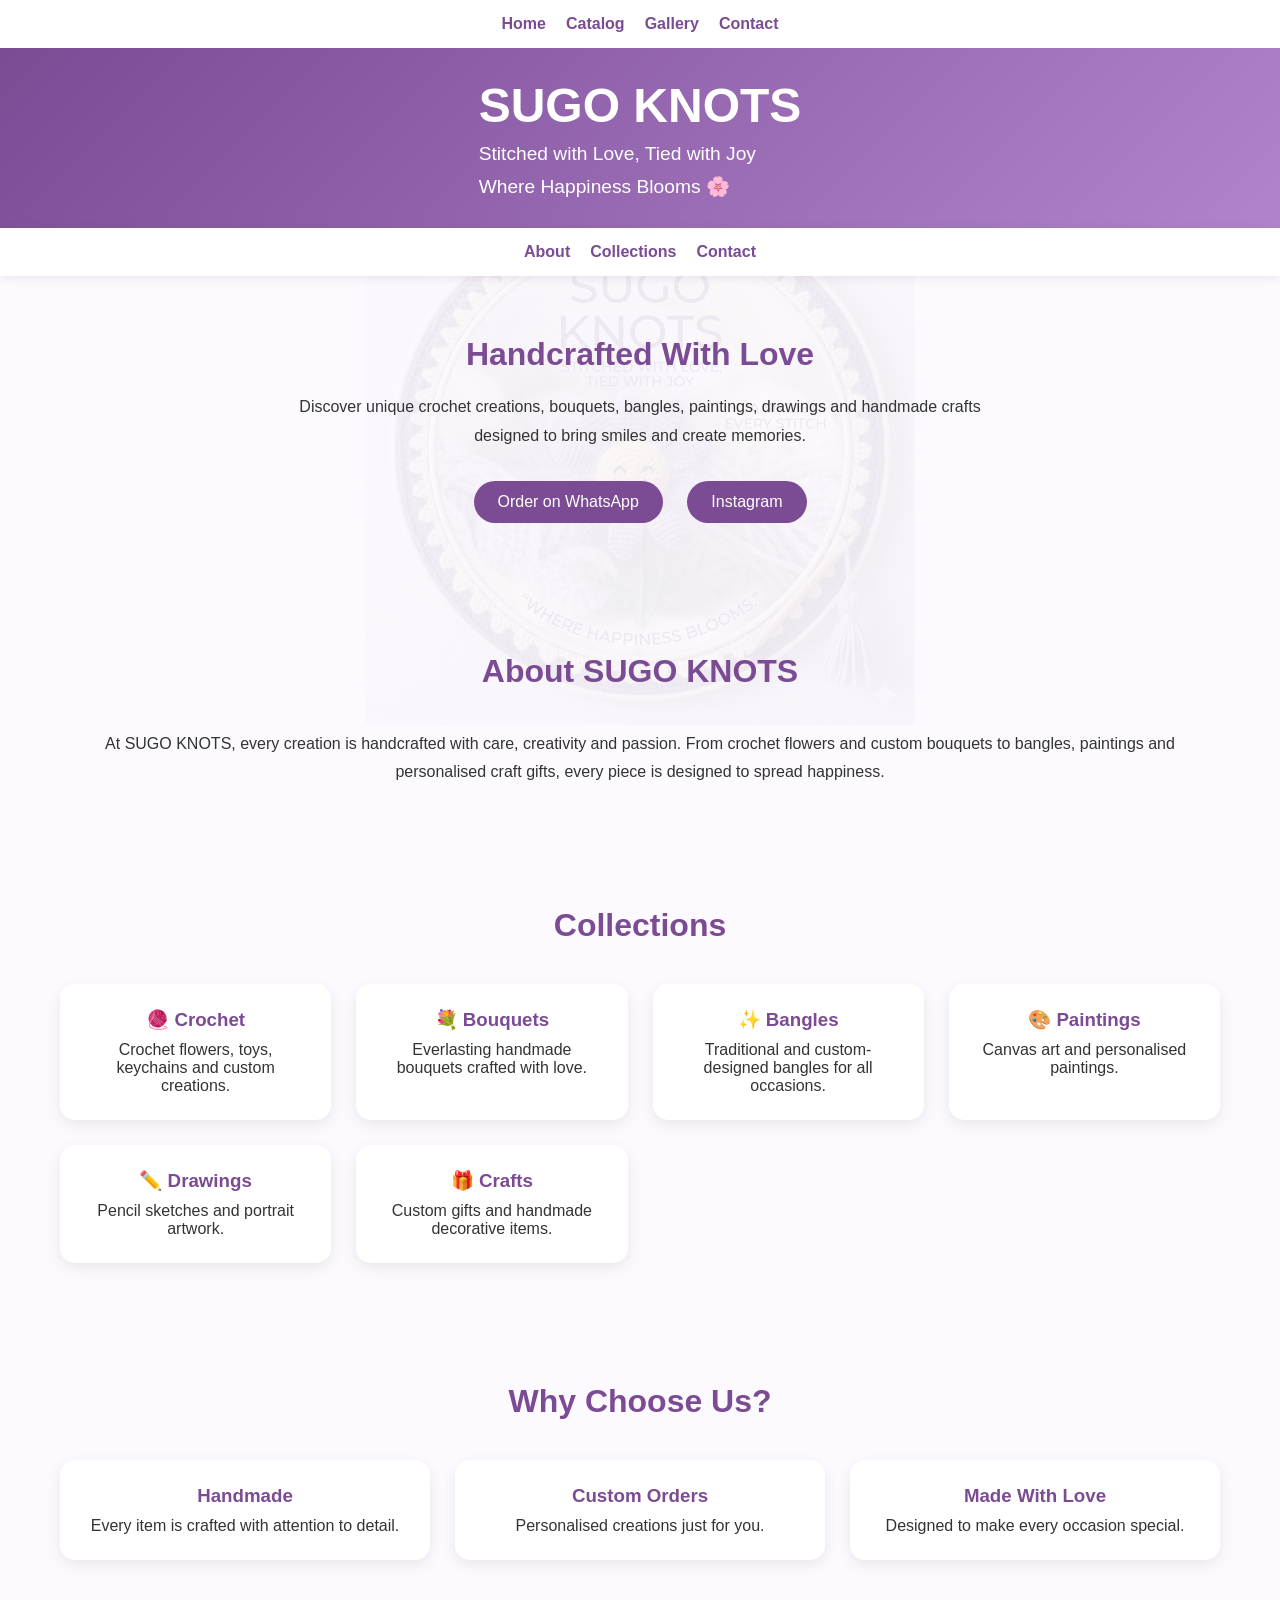
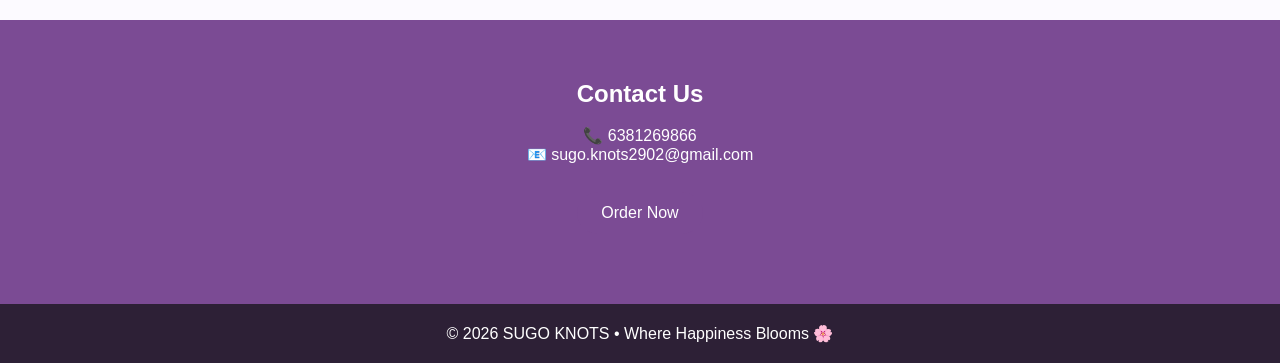
<file: index.html>
<nav> <a href="index.html">Home</a> <a href="catalog.html">Catalog</a> <a href="gallery.html">Gallery</a> <a href="contact.html">Contact</a> </nav>
<link rel="stylesheet" href="animations.css">
<script src="animations.js" defer></script>
<head>
<style>
body {
    background-color: #fcfaff !important;
    position: relative;
    isolation: isolate;
}
body::before {
    content: "";
    position: fixed;
    inset: 0;
    background-image: url('images/sugo-watermark.png');
    background-repeat: no-repeat;
    background-position: center center;
    background-size: min(65vw, 550px);
    opacity: 0.07;
    pointer-events: none;
    z-index: -1;
}
</style>
<meta charset="UTF-8">
<meta name="viewport" content="width=device-width, initial-scale=1.0">
<title>SUGO KNOTS</title>

<style>
*{
margin:0;
padding:0;
box-sizing:border-box;
font-family:'Segoe UI',sans-serif;
}

body{
background:#faf7fc;
color:#333;
}

header{
background:linear-gradient(135deg,#7b4b94,#b084cc);
color:white;
height:180px;
display:flex;
align-items:center;
justify-content:center;
position:relative;
}

.logo{
position:absolute;
left:20px;
height:160px;
width:auto;
border-radius:50%;
}

.header-text{
text-align:center;
}

header h1{
font-size:3rem;
}

header p{
margin-top:10px;
font-size:1.2rem;
}

nav{
background:white;
padding:15px;
display:flex;
justify-content:center;
gap:20px;
box-shadow:0 2px 10px rgba(0,0,0,.08);
position:sticky;
top:0;
}

nav a{
text-decoration:none;
color:#7b4b94;
font-weight:bold;
}

.hero{
padding:60px 20px;
text-align:center;
}

.hero h2{
font-size:2rem;
color:#7b4b94;
}

.hero p{
max-width:700px;
margin:20px auto;
line-height:1.8;
}

.btn{
display:inline-block;
padding:12px 24px;
background:#7b4b94;
color:white;
text-decoration:none;
border-radius:30px;
margin:10px;
}

.section{
padding:60px 20px;
max-width:1200px;
margin:auto;
}

.section-title{
text-align:center;
margin-bottom:40px;
font-size:2rem;
color:#7b4b94;
}

.grid{
display:grid;
grid-template-columns:repeat(auto-fit,minmax(250px,1fr));
gap:25px;
}

.card{
background:white;
border-radius:15px;
padding:25px;
box-shadow:0 5px 15px rgba(0,0,0,.08);
text-align:center;
}

.card h3{
color:#7b4b94;
margin-bottom:10px;
}

.contact{
background:#7b4b94;
color:white;
text-align:center;
padding:60px 20px;
}

footer{
background:#2d2036;
color:white;
text-align:center;
padding:20px;
}
</style>
</head>

<body>

<header>
<div class="hero-text">
    <h1>SUGO KNOTS</h1>
    <p>Stitched with Love, Tied with Joy</p>
    <p>Where Happiness Blooms 🌸</p>
</div>
</header>

<nav>
<a href="#about">About</a>
<a href="#collections">Collections</a>
<a href="#contact">Contact</a>
</nav>

<section class="hero">
<h2>Handcrafted With Love</h2>
<p>
Discover unique crochet creations, bouquets, bangles,
paintings, drawings and handmade crafts designed to
bring smiles and create memories.
</p>

<a class="btn" href="https://wa.me/916381269866">
Order on WhatsApp
</a>

<a class="btn" href="https://www.instagram.com/sugo.knots">
Instagram
</a>
</section>

<section id="about" class="section">
<h2 class="section-title">About SUGO KNOTS</h2>

<p style="text-align:center;line-height:1.8;">
At SUGO KNOTS, every creation is handcrafted with
care, creativity and passion. From crochet flowers
and custom bouquets to bangles, paintings and personalised
craft gifts, every piece is designed to spread happiness.
</p>
</section>

<section id="collections" class="section">
<h2 class="section-title">Collections</h2>

<div class="grid">

<div class="card">
<h3>🧶 Crochet</h3>
<p>Crochet flowers, toys, keychains and custom creations.</p>
</div>

<div class="card">
<h3>💐 Bouquets</h3>
<p>Everlasting handmade bouquets crafted with love.</p>
</div>

<div class="card">
<h3>✨ Bangles</h3>
<p>Traditional and custom-designed bangles for all occasions.</p>
</div>

<div class="card">
<h3>🎨 Paintings</h3>
<p>Canvas art and personalised paintings.</p>
</div>

<div class="card">
<h3>✏️ Drawings</h3>
<p>Pencil sketches and portrait artwork.</p>
</div>

<div class="card">
<h3>🎁 Crafts</h3>
<p>Custom gifts and handmade decorative items.</p>
</div>

</div>
</section>

<section class="section">
<h2 class="section-title">Why Choose Us?</h2>

<div class="grid">

<div class="card">
<h3>Handmade</h3>
<p>Every item is crafted with attention to detail.</p>
</div>

<div class="card">
<h3>Custom Orders</h3>
<p>Personalised creations just for you.</p>
</div>

<div class="card">
<h3>Made With Love</h3>
<p>Designed to make every occasion special.</p>
</div>

</div>
</section>

<section id="contact" class="contact">
<h2>Contact Us</h2>

<br>

<p>📞 6381269866</p>

<p>📧 sugo.knots2902@gmail.com</p>

<br>

<a class="btn" href="https://wa.me/916381269866">
Order Now
</a>
</section>

<footer>
© 2026 SUGO KNOTS • Where Happiness Blooms 🌸
</footer>
</file>
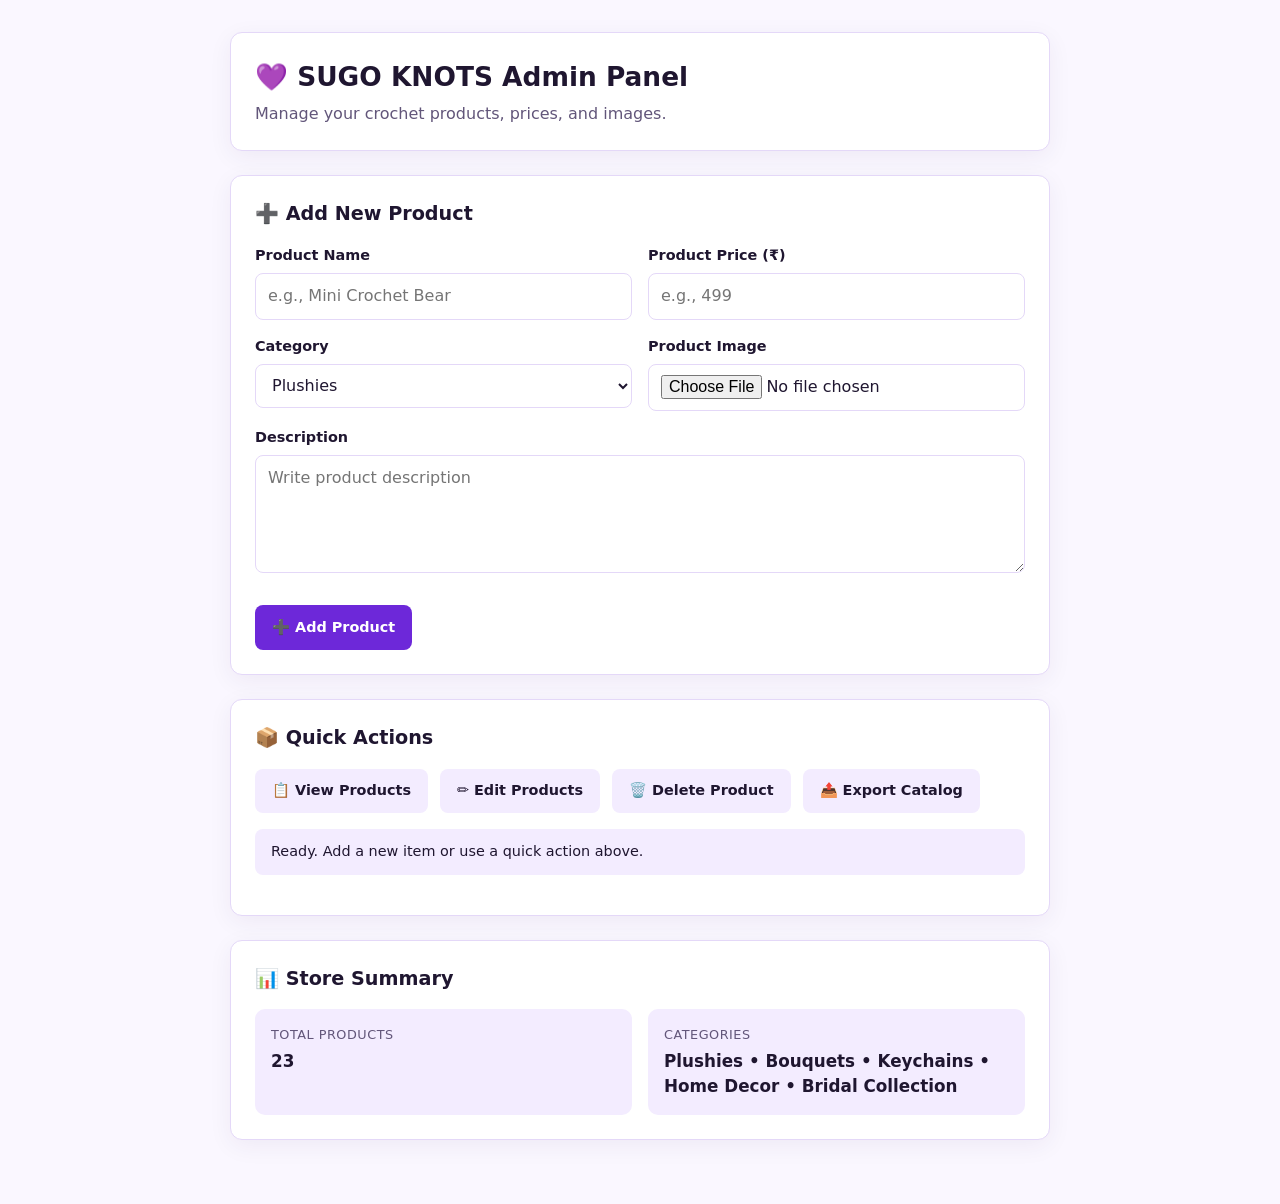
<file: admin.html>
<!DOCTYPE html>
<html lang="en">
<head>
  <meta charset="UTF-8" />
  <meta name="viewport" content="width=device-width, initial-scale=1.0" />
  <title>SUGO KNOTS — Admin Panel</title>
  <style>
    :root {
      --bg: #faf7ff;
      --surface: #ffffff;
      --surface-subtle: #f3ecff;
      --text: #1f1630;
      --muted: #62567a;
      --accent: #6d28d9;
      --accent-hover: #5b21b6;
      --border: #e4d8f8;
      --danger: #b91c1c;
      --radius: 12px;
      --shadow: 0 6px 24px rgba(45, 20, 88, 0.06);
    }

    * {
      box-sizing: border-box;
    }

    body {
      margin: 0;
      padding: 2rem 1rem 4rem;
      font-family: system-ui, -apple-system, BlinkMacSystemFont, "Segoe UI", Roboto, sans-serif;
      background: var(--bg);
      color: var(--text);
      line-height: 1.5;
    }

    .admin-shell {
      max-width: 820px;
      margin: 0 auto;
      display: grid;
      gap: 1.5rem;
    }

    .panel {
      background: var(--surface);
      border: 1px solid var(--border);
      border-radius: var(--radius);
      padding: 1.5rem;
      box-shadow: var(--shadow);
    }

    .admin-header h1 {
      margin: 0 0 0.35rem;
      font-size: 1.65rem;
    }

    .admin-header p {
      margin: 0;
      color: var(--muted);
    }

    h2 {
      margin: 0 0 1rem;
      font-size: 1.2rem;
    }

    .form-grid {
      display: grid;
      grid-template-columns: repeat(2, minmax(0, 1fr));
      gap: 1rem;
    }

    .field {
      display: flex;
      flex-direction: column;
      gap: 0.4rem;
    }

    .field--full {
      grid-column: 1 / -1;
    }

    label {
      font-weight: 600;
      font-size: 0.9rem;
    }

    input,
    select,
    textarea {
      width: 100%;
      padding: 0.65rem 0.75rem;
      border: 1px solid var(--border);
      border-radius: 8px;
      font: inherit;
      color: var(--text);
      background: var(--surface);
    }

    input:focus,
    select:focus,
    textarea:focus {
      outline: 2px solid var(--accent);
      outline-offset: 1px;
      border-color: var(--accent);
    }

    .actions-row {
      display: flex;
      flex-wrap: wrap;
      gap: 0.75rem;
      margin-top: 1rem;
    }

    button {
      display: inline-flex;
      align-items: center;
      gap: 0.4rem;
      padding: 0.65rem 1rem;
      border-radius: 8px;
      border: 1px solid transparent;
      font: inherit;
      font-weight: 600;
      font-size: 0.9rem;
      cursor: pointer;
      background: var(--surface-subtle);
      color: var(--text);
      transition: background-color 0.15s ease, transform 0.1s ease;
    }

    button:hover {
      background: #e7dcfb;
    }

    button:active {
      transform: translateY(1px);
    }

    button[type="submit"] {
      background: var(--accent);
      color: #ffffff;
    }

    button[type="submit"]:hover {
      background: var(--accent-hover);
    }

    .summary-grid {
      display: grid;
      grid-template-columns: repeat(2, minmax(0, 1fr));
      gap: 1rem;
    }

    .summary-card {
      background: var(--surface-subtle);
      border-radius: 10px;
      padding: 1rem;
    }

    .summary-label {
      display: block;
      font-size: 0.8rem;
      text-transform: uppercase;
      letter-spacing: 0.04em;
      color: var(--muted);
      margin-bottom: 0.25rem;
    }

    .summary-value {
      font-weight: 700;
      font-size: 1.05rem;
    }

    .status-banner {
      margin-top: 1rem;
      padding: 0.75rem 1rem;
      border-radius: 8px;
      background: var(--surface-subtle);
      font-size: 0.9rem;
      min-height: 2.75rem;
    }

    .product-list {
      margin-top: 1rem;
      display: grid;
      gap: 0.6rem;
    }

    .product-item {
      display: flex;
      justify-content: space-between;
      align-items: center;
      gap: 0.75rem;
      padding: 0.7rem 0.9rem;
      border: 1px solid var(--border);
      border-radius: 8px;
      font-size: 0.9rem;
    }

    .product-item__actions {
      display: flex;
      gap: 0.4rem;
    }

    .btn-danger {
      color: var(--danger);
      background: #fee2e2;
    }

    @media (max-width: 640px) {
      .form-grid,
      .summary-grid {
        grid-template-columns: 1fr;
      }
    }
  </style>
</head>
<body>
  <main class="admin-shell">
    <header class="panel admin-header">
      <h1>💜 SUGO KNOTS Admin Panel</h1>
      <p>Manage your crochet products, prices, and images.</p>
    </header>

    <section class="panel" aria-labelledby="add-product-heading">
      <h2 id="add-product-heading">➕ Add New Product</h2>
      <form id="product-form" class="form-grid" novalidate>
        <div class="field">
          <label for="product-name">Product Name</label>
          <input
            id="product-name"
            name="name"
            type="text"
            placeholder="e.g., Mini Crochet Bear"
            required
          />
        </div>

        <div class="field">
          <label for="product-price">Product Price (₹)</label>
          <input
            id="product-price"
            name="price"
            type="number"
            min="1"
            step="1"
            placeholder="e.g., 499"
            required
          />
        </div>

        <div class="field">
          <label for="product-category">Category</label>
          <select id="product-category" name="category">
            <option value="Plushies">Plushies</option>
            <option value="Bouquets">Bouquets</option>
            <option value="Keychains">Keychains</option>
            <option value="Home Decor">Home Decor</option>
            <option value="Bridal Collection">Bridal Collection</option>
          </select>
        </div>

        <div class="field">
          <label for="product-image">Product Image</label>
          <input
            id="product-image"
            name="image"
            type="file"
            accept="image/*"
          />
        </div>

        <div class="field field--full">
          <label for="product-description">Description</label>
          <textarea
            id="product-description"
            name="description"
            rows="4"
            placeholder="Write product description"
          ></textarea>
        </div>

        <div class="field field--full">
          <div class="actions-row">
            <button type="submit">➕ Add Product</button>
          </div>
        </div>
      </form>
    </section>

    <section class="panel" aria-labelledby="quick-actions-heading">
      <h2 id="quick-actions-heading">📦 Quick Actions</h2>
      <div class="actions-row" role="group" aria-label="Catalog actions">
        <button type="button" id="btn-view">📋 View Products</button>
        <button type="button" id="btn-edit-hint">✏️ Edit Products</button>
        <button type="button" id="btn-delete-last">🗑️ Delete Product</button>
        <button type="button" id="btn-export">📤 Export Catalog</button>
      </div>

      <div id="status-banner" class="status-banner" role="status" aria-live="polite">
        Ready. Add a new item or use a quick action above.
      </div>

      <div id="product-list" class="product-list" hidden></div>
    </section>

    <section class="panel" aria-labelledby="summary-heading">
      <h2 id="summary-heading">📊 Store Summary</h2>
      <div class="summary-grid">
        <div class="summary-card">
          <span class="summary-label">Total Products</span>
          <span class="summary-value" id="total-products">23</span>
        </div>
        <div class="summary-card">
          <span class="summary-label">Categories</span>
          <span class="summary-value">Plushies • Bouquets • Keychains • Home Decor • Bridal Collection</span>
        </div>
      </div>
    </section>
  </main>

  <script>
    (() => {
      // Base count reflects existing catalog items before session additions
      const BASE_CATALOG_COUNT = 23;
      const sessionProducts = [];

      const form = document.getElementById("product-form");
      const totalEl = document.getElementById("total-products");
      const statusEl = document.getElementById("status-banner");
      const listEl = document.getElementById("product-list");

      const updateSummary = () => {
        totalEl.textContent = String(BASE_CATALOG_COUNT + sessionProducts.length);
      };

      const setStatus = (message) => {
        statusEl.textContent = message;
      };

      const renderList = () => {
        if (!sessionProducts.length) {
          listEl.innerHTML = "<p>No session items added yet (23 items in base catalog).</p>";
          return;
        }

        listEl.innerHTML = sessionProducts
          .map(
            (item, idx) => `
              <div class="product-item">
                <div>
                  <strong>${escapeHtml(item.name)}</strong> — ₹${Number(item.price).toLocaleString("en-IN")}
                  <span>(${escapeHtml(item.category)})</span>
                </div>
                <div class="product-item__actions">
                  <button type="button" data-load-index="${idx}">✏️ Edit</button>
                  <button type="button" class="btn-danger" data-delete-index="${idx}">Delete</button>
                </div>
              </div>
            `
          )
          .join("");
      };

      const escapeHtml = (str) =>
        String(str).replace(/[&<>"']/g, (ch) => ({
          "&": "&amp;",
          "<": "&lt;",
          ">": "&gt;",
          '"': "&quot;",
          "'": "&#39;"
        }[ch]));

      form.addEventListener("submit", (e) => {
        e.preventDefault();
        const name = form.name.value.trim();
        const price = Number(form.price.value);
        const category = form.category.value;
        const description = form.description.value.trim();
        const imageFile = form.image.files[0]?.name || null;

        if (!name || Number.isNaN(price) || price <= 0) {
          setStatus("Please enter a valid product name and a price greater than ₹0.");
          return;
        }

        sessionProducts.push({
          id: crypto.randomUUID ? crypto.randomUUID() : String(Date.now()),
          name,
          price,
          category,
          description,
          imageFile
        });

        updateSummary();
        renderList();
        listEl.hidden = false;
        form.reset();
        setStatus(`Added "${name}" (${category}) at ₹${price}.`);
      });

      document.getElementById("btn-view").addEventListener("click", () => {
        listEl.hidden = !listEl.hidden;
        if (!listEl.hidden) {
          renderList();
          setStatus(`Showing session items (${BASE_CATALOG_COUNT + sessionProducts.length} total catalog count).`);
        } else {
          setStatus("Hid product list.");
        }
      });

      document.getElementById("btn-edit-hint").addEventListener("click", () => {
        listEl.hidden = false;
        renderList();
        setStatus("Click 'Edit' next to any session item to load it into the form.");
      });

      document.getElementById("btn-delete-last").addEventListener("click", () => {
        if (!sessionProducts.length) {
          setStatus("No newly added session products to delete.");
          return;
        }
        const removed = sessionProducts.pop();
        updateSummary();
        renderList();
        setStatus(`Removed "${removed.name}".`);
      });

      document.getElementById("btn-export").addEventListener("click", () => {
        const payload = JSON.stringify(
          {
            brand: "SUGO KNOTS",
            baseCatalogCount: BASE_CATALOG_COUNT,
            totalProducts: BASE_CATALOG_COUNT + sessionProducts.length,
            sessionProducts
          },
          null,
          2
        );
        const blob = new Blob([payload], { type: "application/json" });
        const url = URL.createObjectURL(blob);
        const a = document.createElement("a");
        a.href = url;
        a.download = "sugo-knots-catalog.json";
        a.click();
        URL.revokeObjectURL(url);
        setStatus("Exported catalog JSON.");
      });

      listEl.addEventListener("click", (e) => {
        const editIdx = e.target.getAttribute("data-load-index");
        const delIdx = e.target.getAttribute("data-delete-index");

        if (editIdx !== null) {
          const item = sessionProducts[Number(editIdx)];
          if (!item) return;
          form.name.value = item.name;
          form.price.value = item.price;
          form.category.value = item.category;
          form.description.value = item.description;
          sessionProducts.splice(Number(editIdx), 1);
          updateSummary();
          renderList();
          setStatus(`Loaded "${item.name}" into the form for editing.`);
        }

        if (delIdx !== null) {
          const [removed] = sessionProducts.splice(Number(delIdx), 1);
          updateSummary();
          renderList();
          if (removed) setStatus(`Deleted "${removed.name}".`);
        }
      });
    })();
  </script>
</body>
</html>
</file>
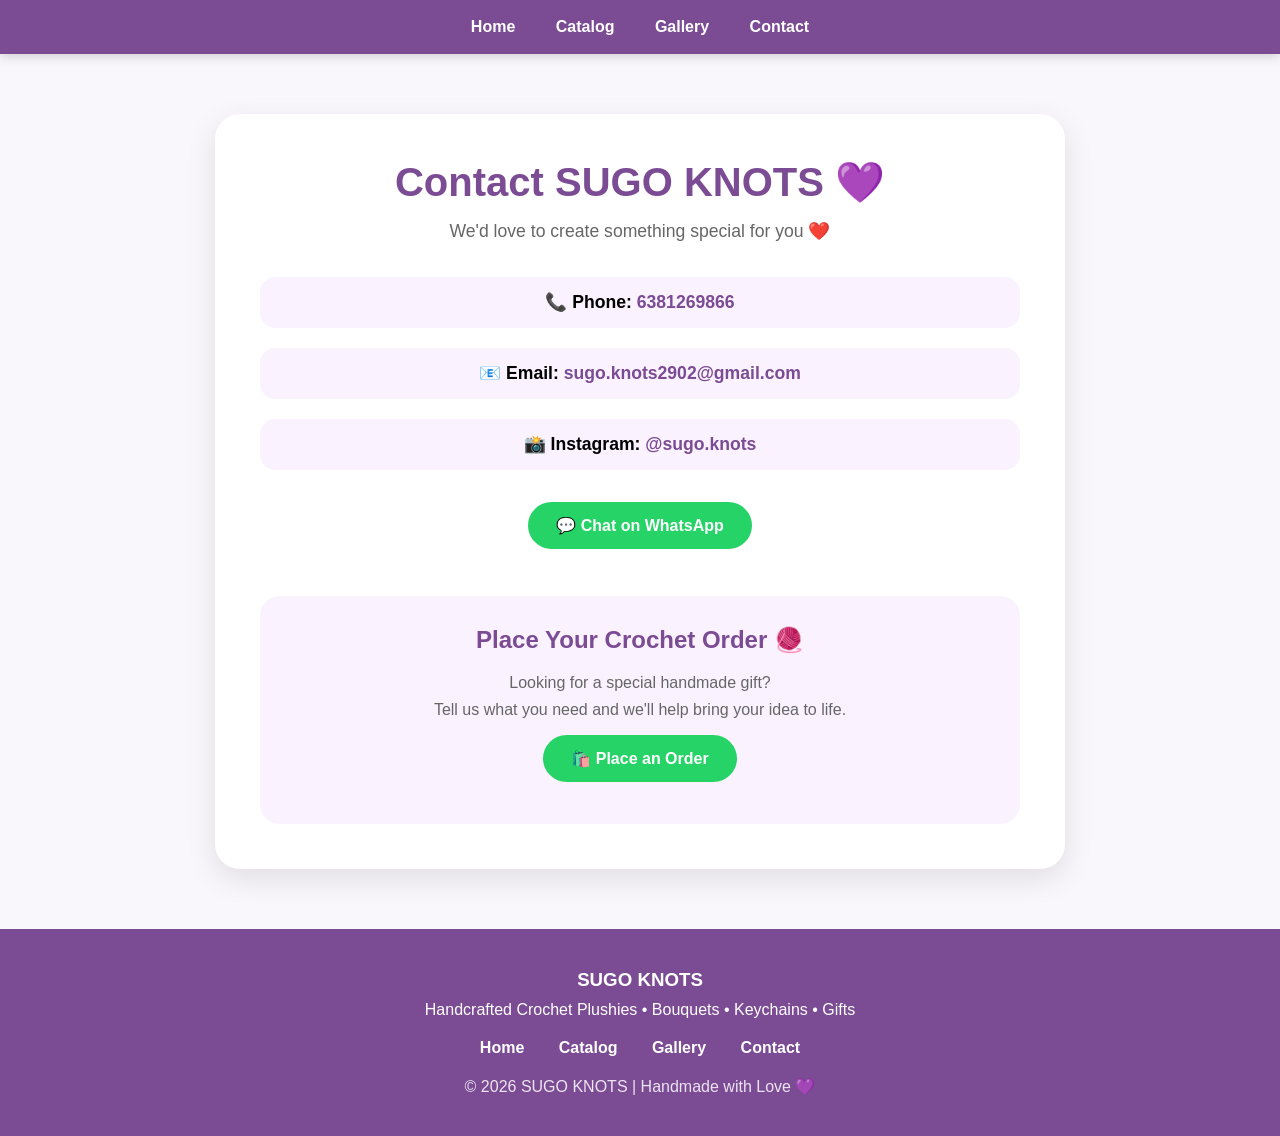
<file: contact.html>
<!DOCTYPE html>
<html lang="en">
<head>
<meta charset="UTF-8">
<meta name="viewport" content="width=device-width, initial-scale=1.0">
<title>Contact - SUGO KNOTS</title>

<style>

*{
    margin:0;
    padding:0;
    box-sizing:border-box;
    font-family:'Segoe UI',sans-serif;
}

body{
    background:#faf7fc;
    min-height:100vh;
}

/* Watermark */
body::before{
    content:"";
    position:fixed;
    top:0;
    left:0;
    width:100%;
    height:100%;
    background-image:url('./images/sugo-watermark.png');
    background-repeat:no-repeat;
    background-position:center;
    background-size:500px;
    opacity:0.08;
    pointer-events:none;
    z-index:-1;
}

/* Navigation */
nav{
    position:sticky;
    top:0;
    background:#7b4b94;
    padding:18px;
    text-align:center;
    z-index:9999;
    box-shadow:0 3px 10px rgba(0,0,0,.15);
}

nav a{
    color:white;
    text-decoration:none;
    margin:0 18px;
    font-weight:bold;
    transition:.3s;
}

nav a:hover{
    color:#ffe3fa;
}

/* Contact Container */
.contact-container{
    max-width:850px;
    margin:60px auto;
    padding:45px;
    background:white;
    border-radius:25px;
    box-shadow:0 10px 30px rgba(0,0,0,.1);
    text-align:center;
    transition:.3s;
}

.contact-container:hover{
    transform:translateY(-5px);
}

/* Heading */
h1{
    color:#7b4b94;
    font-size:2.5rem;
    margin-bottom:15px;
}

.subtitle{
    color:#666;
    font-size:1.1rem;
    margin-bottom:35px;
}

/* Contact Item */
.contact-item{
    margin:20px 0;
    padding:15px;
    background:#faf3ff;
    border-radius:15px;
    font-size:1.1rem;
}

.contact-item a{
    color:#7b4b94;
    text-decoration:none;
    font-weight:600;
}

.contact-item a:hover{
    text-decoration:underline;
}

/* Buttons */
.btn{
    display:inline-block;
    margin:12px 6px;
    padding:14px 28px;
    border-radius:30px;
    text-decoration:none;
    color:white;
    font-weight:700;
    transition:.3s;
}

.btn:hover{
    transform:translateY(-4px);
}

.whatsapp-btn{
    background:#25D366;
}

.whatsapp-btn:hover{
    background:#1da851;
}

/* Order Section */
.order-section{
    margin-top:35px;
    padding:30px;
    background:#faf3ff;
    border-radius:20px;
}

.order-section h2{
    color:#7b4b94;
    margin-bottom:15px;
}

.order-section p{
    color:#666;
    line-height:1.7;
}

/* Footer */
footer{
    background:#7b4b94;
    color:white;
    text-align:center;
    padding:40px 20px;
    margin-top:60px;
}

footer h3{
    margin-bottom:10px;
}

.footer-links{
    margin:20px 0;
}

.footer-links a{
    color:white;
    text-decoration:none;
    margin:0 15px;
    font-weight:600;
}

.footer-links a:hover{
    color:#ffe3fa;
}

.copyright{
    margin-top:20px;
    opacity:.85;
}

/* Mobile */
@media(max-width:768px){

    .contact-container{
        margin:20px;
        padding:25px;
    }

    h1{
        font-size:2rem;
    }

    nav a{
        margin:0 10px;
        font-size:14px;
    }

    body::before{
        background-size:300px;
    }
}

</style>
</head>

<body>

<nav>
    <a href="index.html">Home</a>
    <a href="catalog.html">Catalog</a>
    <a href="gallery.html">Gallery</a>
    <a href="contact.html">Contact</a>
</nav>

<div class="contact-container">

    <h1>Contact SUGO KNOTS 💜</h1>

    <p class="subtitle">
        We'd love to create something special for you ❤️
    </p>

    <div class="contact-item">
        📞 <strong>Phone:</strong>
        <a href="tel:+916381269866">6381269866</a>
    </div>

    <div class="contact-item">
        📧 <strong>Email:</strong>
        <a href="mailto:sugo.knots2902@gmail.com">
            sugo.knots2902@gmail.com
        </a>
    </div>

    <div class="contact-item">
        📸 <strong>Instagram:</strong>
        <a href="https://www.instagram.com/sugo.knots" target="_blank">
            @sugo.knots
        </a>
    </div>

    <a class="btn whatsapp-btn"
       href="https://wa.me/916381269866?text=Hello%20SUGO%20KNOTS!%20I%20would%20like%20to%20know%20about%20your%20crochet%20products"
       target="_blank">
       💬 Chat on WhatsApp
    </a>

    <div class="order-section">

        <h2>Place Your Crochet Order 🧶</h2>

        <p>
            Looking for a special handmade gift?<br>
            Tell us what you need and we'll help bring your idea to life.
        </p>

        <a class="btn whatsapp-btn"
           href="https://wa.me/916381269866?text=Hello%20SUGO%20KNOTS!%20I%20would%20like%20to%20place%20a%20custom%20crochet%20order"
           target="_blank">
           🛍️ Place an Order
        </a>

    </div>

</div>

<footer>

    <h3>SUGO KNOTS</h3>

    <p>
        Handcrafted Crochet Plushies • Bouquets • Keychains • Gifts
    </p>

    <div class="footer-links">
        <a href="index.html">Home</a>
        <a href="catalog.html">Catalog</a>
        <a href="gallery.html">Gallery</a>
        <a href="contact.html">Contact</a>
    </div>

    <p class="copyright">
        © 2026 SUGO KNOTS | Handmade with Love 💜
    </p>

</footer>

</body>
</html>
</file>
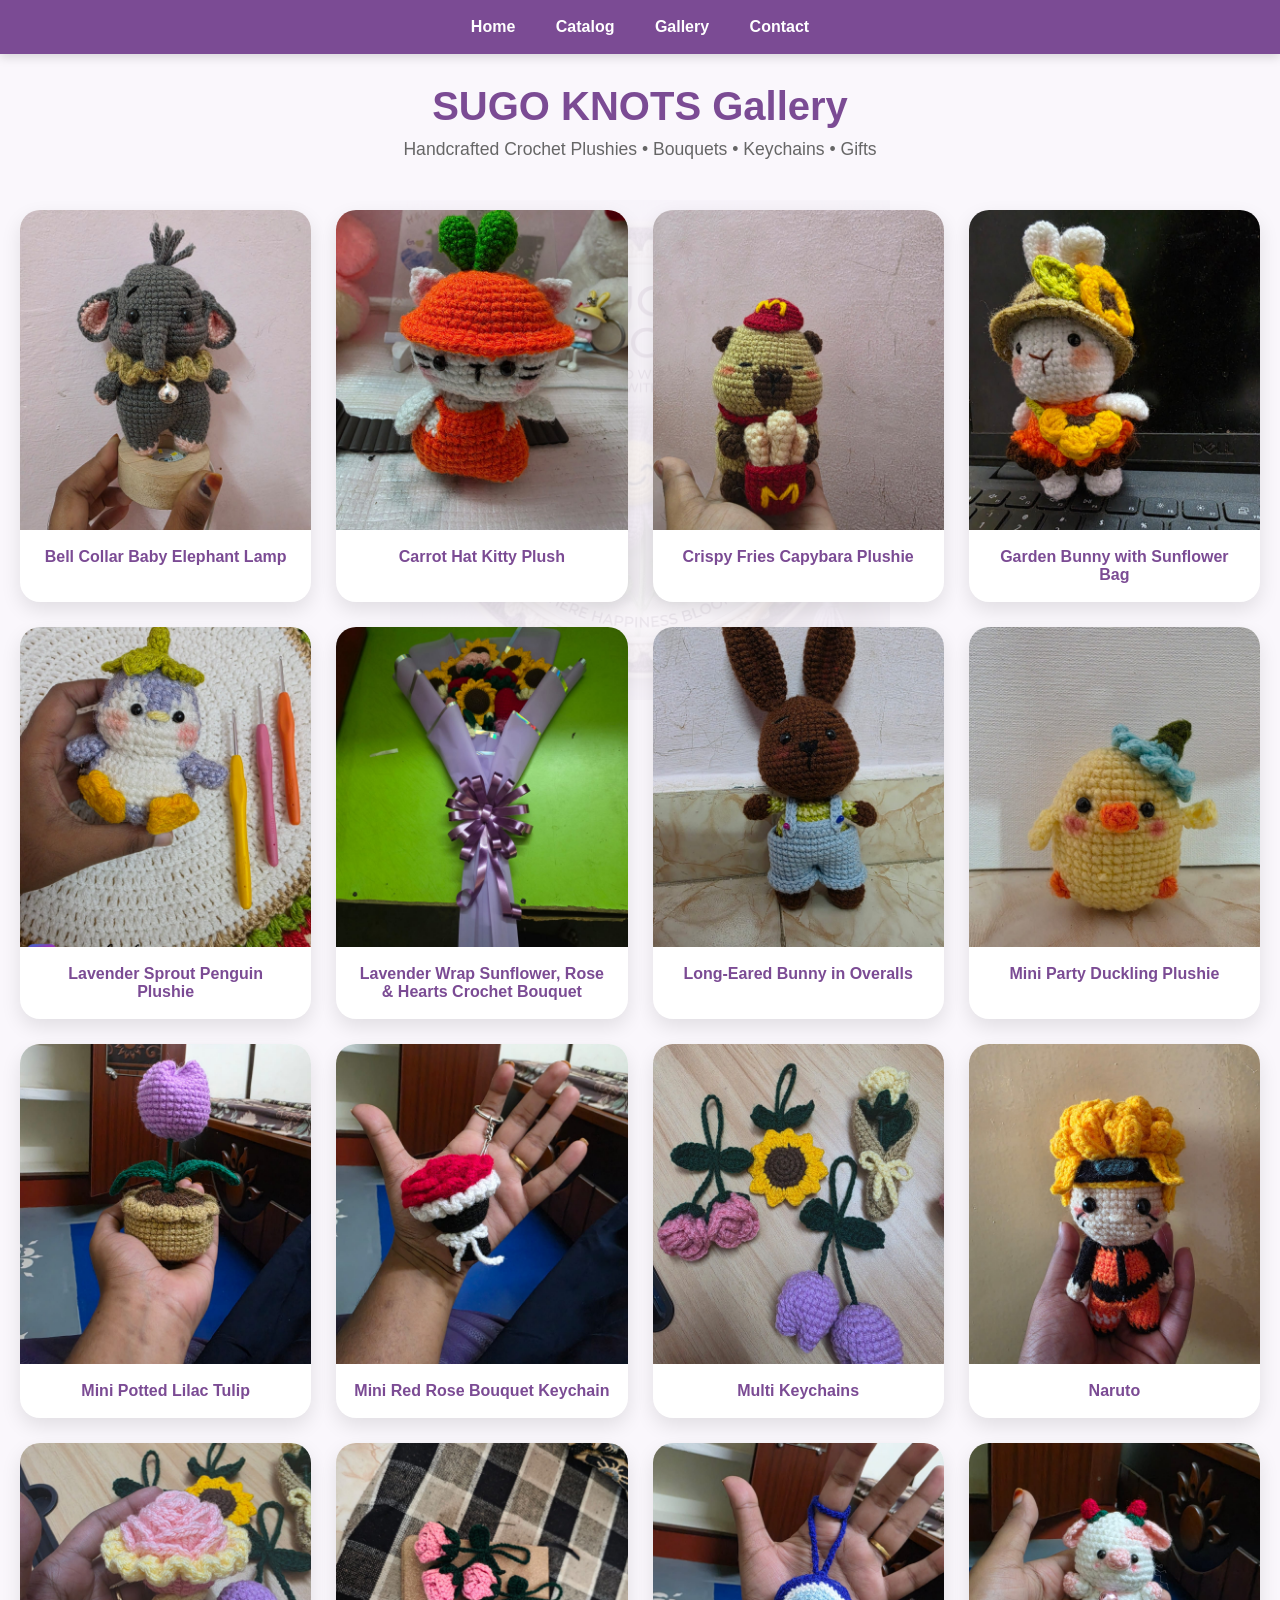
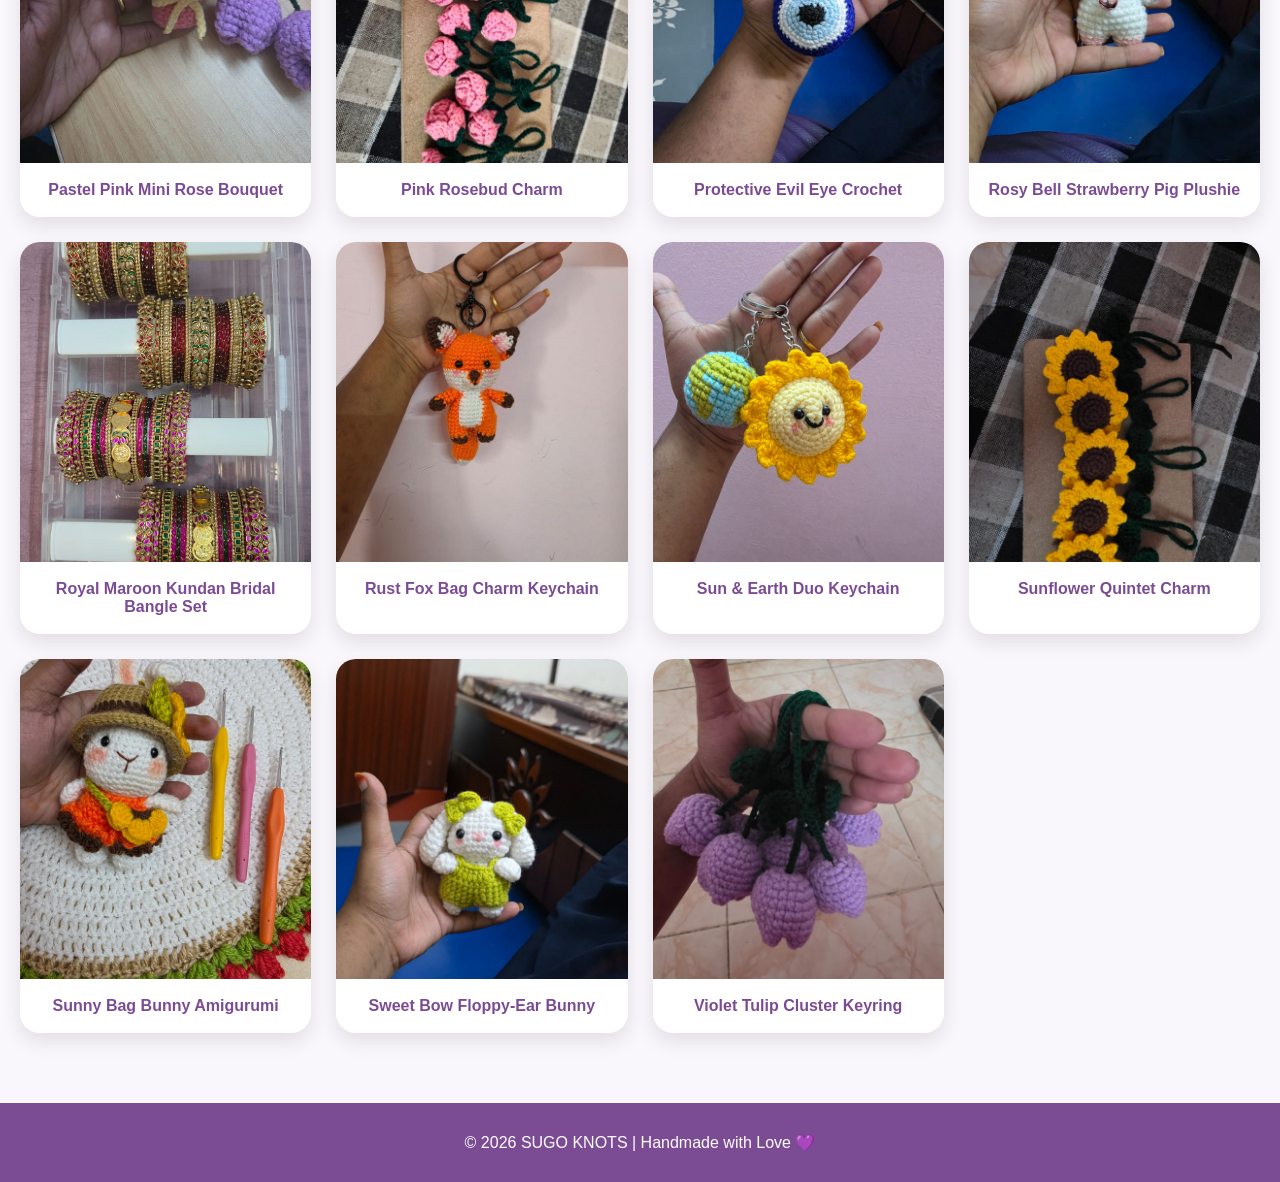
<file: gallery.html>
<!DOCTYPE html>
<html lang="en">
<head>
<meta charset="UTF-8">
<meta name="viewport" content="width=device-width, initial-scale=1.0">

<title>SUGO KNOTS Gallery</title>

<style>

*{
    margin:0;
    padding:0;
    box-sizing:border-box;
    font-family:'Segoe UI',sans-serif;
}

body{
    background:#faf7fc;
}

/* Watermark */
body::before{
    content:"";
    position:fixed;
    top:0;
    left:0;
    width:100%;
    height:100%;
    background-image:url('./images/sugo-watermark.png');
    background-repeat:no-repeat;
    background-position:center;
    background-size:500px;
    opacity:0.08;
    pointer-events:none;
    z-index:-1;
}

/* Navigation */
nav{
    position:sticky;
    top:0;
    background:#7b4b94;
    padding:18px;
    text-align:center;
    z-index:9999;
    box-shadow:0 3px 10px rgba(0,0,0,.15);
}

nav a{
    color:white;
    text-decoration:none;
    margin:0 18px;
    font-weight:bold;
    transition:.3s;
}

nav a:hover{
    color:#ffe3fa;
}

h1{
    text-align:center;
    color:#7b4b94;
    padding:30px 20px 10px;
    font-size:2.5rem;
}

.subtitle{
    text-align:center;
    color:#666;
    margin-bottom:30px;
    font-size:1.1rem;
}

/* Gallery */

.gallery{
    display:grid;
    grid-template-columns:repeat(auto-fit,minmax(280px,1fr));
    gap:25px;
    padding:20px;
    max-width:1400px;
    margin:auto;
}

.gallery figure{
    background:white;
    border-radius:20px;
    overflow:hidden;
    box-shadow:0 8px 20px rgba(0,0,0,.1);
    text-align:center;
    transition:all .3s ease;
}

.gallery figure:hover{
    transform:translateY(-8px);
    box-shadow:0 15px 30px rgba(123,75,148,.25);
}

.gallery img{
    width:100%;
    height:320px;
    object-fit:cover;
    display:block;
    transition:transform .4s ease;
}

.gallery figure:hover img{
    transform:scale(1.05);
}

.gallery figcaption{
    padding:18px;
    color:#7b4b94;
    font-size:16px;
    font-weight:700;
}

/* Footer */

footer{
    text-align:center;
    padding:30px;
    margin-top:50px;
    background:#7b4b94;
    color:white;
}

</style>
</head>

<body>

<nav>
    <a href="index.html">Home</a>
    <a href="catalog.html">Catalog</a>
    <a href="gallery.html">Gallery</a>
    <a href="contact.html">Contact</a>
</nav>

<h1>SUGO KNOTS Gallery</h1>

<p class="subtitle">
Handcrafted Crochet Plushies • Bouquets • Keychains • Gifts
</p>

<div class="gallery">

<figure>
<img src="images/Bell%20Collar%20Baby%20Elephant%20Lamp.jpeg" alt="Bell Collar Baby Elephant Lamp">
<figcaption>Bell Collar Baby Elephant Lamp</figcaption>
</figure>

<figure>
<img src="images/Carrot%20Hat%20Kitty%20Plush.jpeg" alt="Carrot Hat Kitty Plush">
<figcaption>Carrot Hat Kitty Plush</figcaption>
</figure>

<figure>
<img src="images/Crispy%20Fries%20Capybara%20Plushie.jpeg" alt="Crispy Fries Capybara Plushie">
<figcaption>Crispy Fries Capybara Plushie</figcaption>
</figure>

<figure>
<img src="images/Garden%20Bunny%20with%20Sunflower%20Bag.jpeg" alt="Garden Bunny with Sunflower Bag">
<figcaption>Garden Bunny with Sunflower Bag</figcaption>
</figure>

<figure>
<img src="images/Lavender%20Sprout%20Penguin%20Plushie.jpeg" alt="Lavender Sprout Penguin Plushie">
<figcaption>Lavender Sprout Penguin Plushie</figcaption>
</figure>

<figure>
<img src="images/Lavender%20Wrap%20Sunflower%20%26%20Rose%20%26%20Hearts%20Crochet%20Bouquet.jpeg" alt="Lavender Wrap Bouquet">
<figcaption>Lavender Wrap Sunflower, Rose & Hearts Crochet Bouquet</figcaption>
</figure>

<figure>
<img src="images/Long-Eared%20Bunny%20in%20Overalls.jpeg" alt="Long-Eared Bunny in Overalls">
<figcaption>Long-Eared Bunny in Overalls</figcaption>
</figure>

<figure>
<img src="images/Mini%20Party%20Duckling%20Plushie.jpeg" alt="Mini Party Duckling Plushie">
<figcaption>Mini Party Duckling Plushie</figcaption>
</figure>

<figure>
<img src="images/Mini%20Potted%20Lilac%20Tulip.jpeg" alt="Mini Potted Lilac Tulip">
<figcaption>Mini Potted Lilac Tulip</figcaption>
</figure>

<figure>
<img src="images/Mini%20Red%20Rose%20Bouquet%20Keychain.jpeg" alt="Mini Red Rose Bouquet Keychain">
<figcaption>Mini Red Rose Bouquet Keychain</figcaption>
</figure>

<figure>
<img src="images/Multi%20Keychains.jpeg" alt="Multi Keychains">
<figcaption>Multi Keychains</figcaption>
</figure>

<figure>
<img src="images/Naruto.jpeg" alt="Naruto">
<figcaption>Naruto</figcaption>
</figure>

<figure>
<img src="images/Pastel%20Pink%20Mini%20Rose%20Bouquet.jpeg" alt="Pastel Pink Mini Rose Bouquet">
<figcaption>Pastel Pink Mini Rose Bouquet</figcaption>
</figure>

<figure>
<img src="images/Pink%20Rosebud%20Charm.jpeg" alt="Pink Rosebud Charm">
<figcaption>Pink Rosebud Charm</figcaption>
</figure>

<figure>
<img src="images/Protective%20Evil%20Eye%20Crochet.jpeg" alt="Protective Evil Eye Crochet">
<figcaption>Protective Evil Eye Crochet</figcaption>
</figure>

<figure>
<img src="images/Rosy%20Bell%20Strawberry%20Pig%20Plushie.jpeg" alt="Rosy Bell Strawberry Pig Plushie">
<figcaption>Rosy Bell Strawberry Pig Plushie</figcaption>
</figure>

<figure>
<img src="images/Royal%20Maroon%20Kundan%20Bridal%20Bangle%20Set.jpeg" alt="Royal Maroon Kundan Bridal Bangle Set">
<figcaption>Royal Maroon Kundan Bridal Bangle Set</figcaption>
</figure>

<figure>
<img src="images/Rust%20Fox%20Bag%20Charm%20Keychain.jpeg" alt="Rust Fox Bag Charm Keychain">
<figcaption>Rust Fox Bag Charm Keychain</figcaption>
</figure>

<figure>
<img src="images/Sun%20%26%20Earth%20Duo%20Keychain.jpeg" alt="Sun and Earth Duo Keychain">
<figcaption>Sun &amp; Earth Duo Keychain</figcaption>
</figure>

<figure>
<img src="images/Sunflower%20Quintet%20Charm.jpeg" alt="Sunflower Quintet Charm">
<figcaption>Sunflower Quintet Charm</figcaption>
</figure>

<figure>
<img src="images/Sunny%20Bag%20Bunny%20Amigurumi.jpeg" alt="Sunny Bag Bunny Amigurumi">
<figcaption>Sunny Bag Bunny Amigurumi</figcaption>
</figure>

<figure>
<img src="images/Sweet%20Bow%20Floppy-Ear%20Bunny.jpeg" alt="Sweet Bow Floppy-Ear Bunny">
<figcaption>Sweet Bow Floppy-Ear Bunny</figcaption>
</figure>

<figure>
<img src="images/Violet%20Tulip%20Cluster%20Keyring.jpeg" alt="Violet Tulip Cluster Keyring">
<figcaption>Violet Tulip Cluster Keyring</figcaption>
</figure>

</div>

<footer>
© 2026 SUGO KNOTS | Handmade with Love 💜
</footer>

</body>
</html>
</file>
<file: animations.css>
/* ======================================
   SUGO KNOTS - SUBTLE PREMIUM ANIMATIONS
====================================== */

:root{
    --sugo-purple:#7b4b94;
}

/* Smooth scrolling */
html{
    scroll-behavior:smooth;
}

/* Gentle page fade */
body{
    animation:fadePage .6s ease;
}

@keyframes fadePage{
    from{
        opacity:0;
    }
    to{
        opacity:1;
    }
}

/* Scroll reveal */
.sugo-reveal{
    opacity:0;
    transform:translateY(12px);
    transition:
        opacity .6s ease,
        transform .6s ease;
}

.sugo-visible{
    opacity:1;
    transform:translateY(0);
}

/* Small delays */
[data-sugo-delay="1"]{
    transition-delay:.08s;
}

[data-sugo-delay="2"]{
    transition-delay:.16s;
}

[data-sugo-delay="3"]{
    transition-delay:.24s;
}

[data-sugo-delay="4"]{
    transition-delay:.32s;
}

/* Navigation */
nav a{
    transition:color .25s ease;
}

nav a:hover{
    color:#ffe3fa;
}

/* Product cards */
.card,
.product-card,
.product,
.gallery-item,
.gallery figure{
    transition:
        transform .25s ease,
        box-shadow .25s ease;
}

.card:hover,
.product-card:hover,
.product:hover,
.gallery-item:hover,
.gallery figure:hover{
    transform:translateY(-3px);
    box-shadow:0 8px 20px rgba(123,75,148,.12);
}

/* Images */
.card img,
.product-card img,
.product img,
.gallery-item img,
.gallery img{
    transition:transform .4s ease;
}

.card:hover img,
.product-card:hover img,
.product:hover img,
.gallery-item:hover img,
.gallery figure:hover img{
    transform:scale(1.02);
}

/* Buttons */
button,
.btn,
.order-btn{
    transition:
        background-color .25s ease,
        transform .25s ease;
}

button:hover,
.btn:hover,
.order-btn:hover{
    transform:translateY(-2px);
}

/* Stats section */
.stat-box{
    transition:.25s ease;
}

.stat-box:hover{
    transform:translateY(-2px);
}

/* Form inputs */
input,
textarea{
    transition:
        border-color .25s ease,
        box-shadow .25s ease;
}

input:focus,
textarea:focus{
    outline:none;
    box-shadow:0 0 0 3px rgba(123,75,148,.08);
}

/* Footer links */
.footer-links a{
    transition:color .25s ease;
}

.footer-links a:hover{
    color:#ffe3fa;
}

/* Disable large movements on mobile */
@media(max-width:768px){

    .card:hover,
    .product:hover,
    .gallery figure:hover{
        transform:none;
    }
}

/* Accessibility */
@media(prefers-reduced-motion:reduce){

    *,
    *::before,
    *::after{
        animation:none !important;
        transition:none !important;
        scroll-behavior:auto !important;
    }

    .sugo-reveal{
        opacity:1;
        transform:none;
    }
}
</file>
